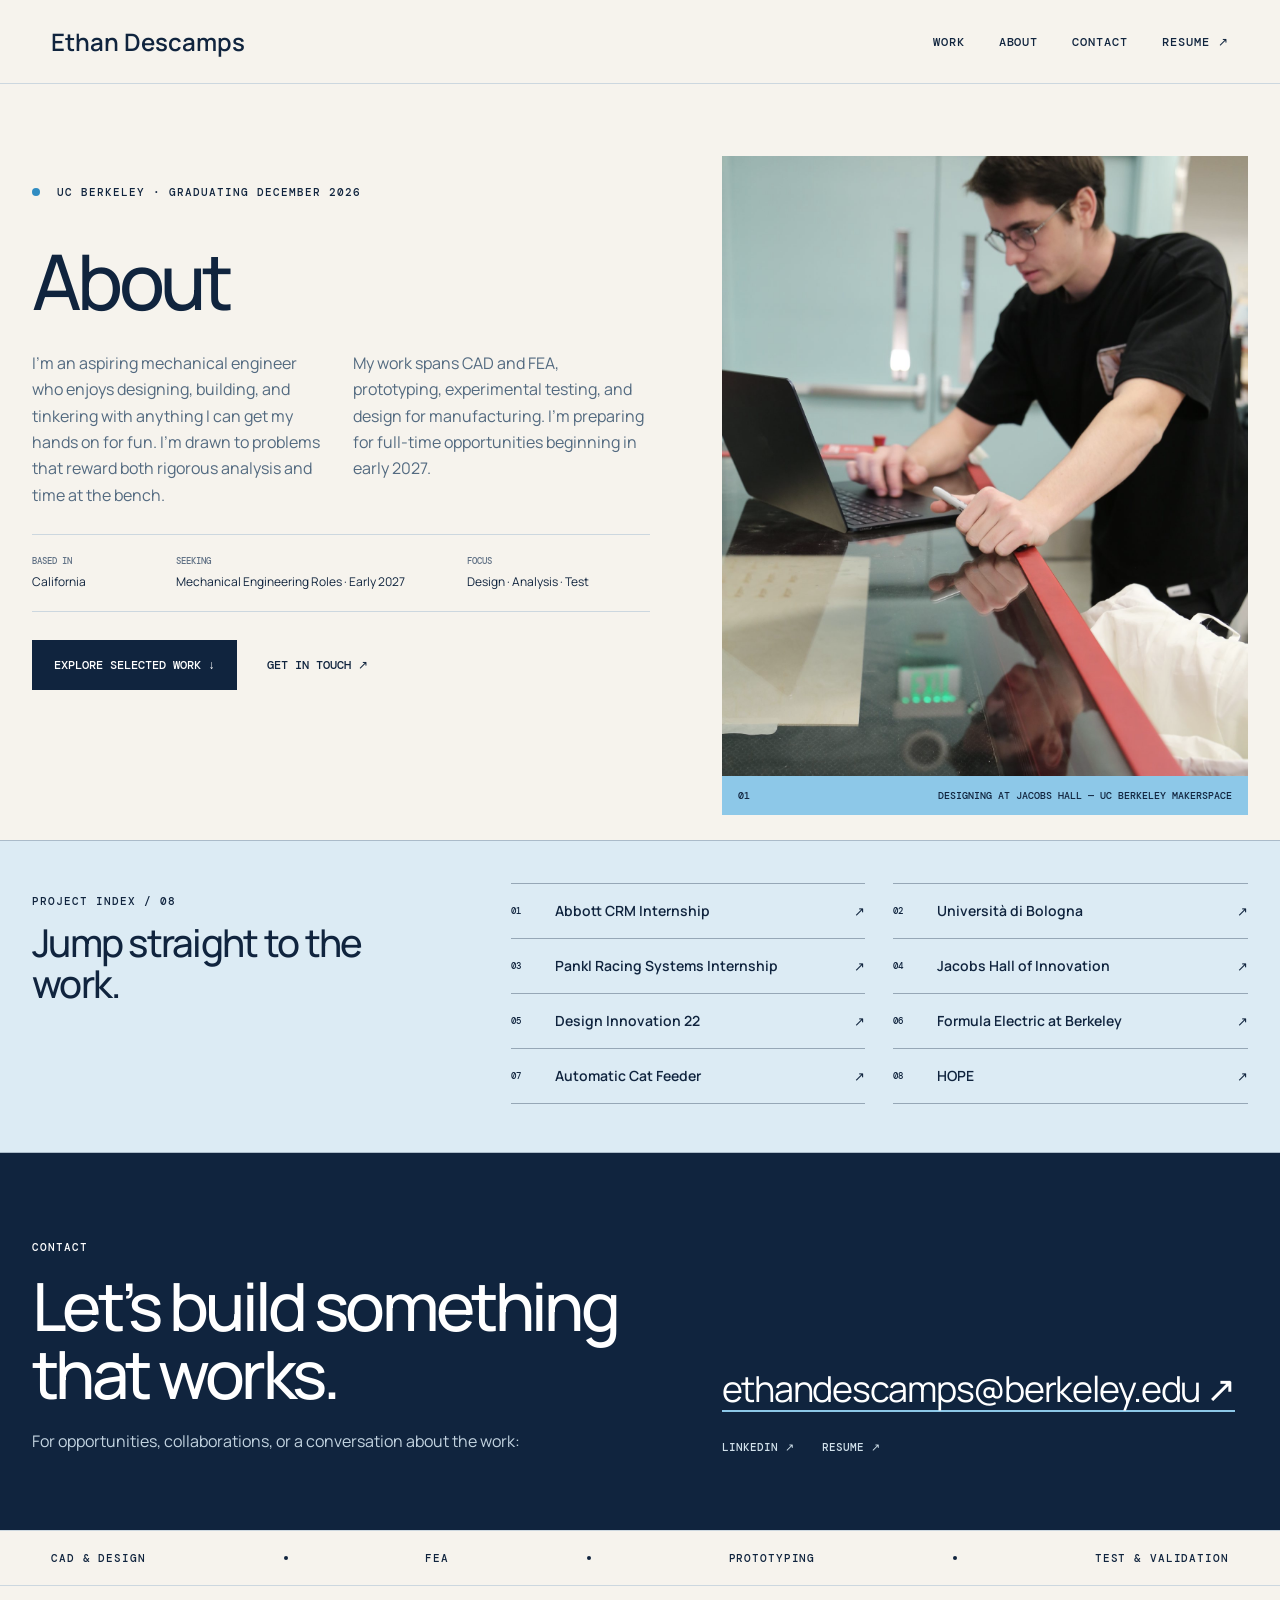
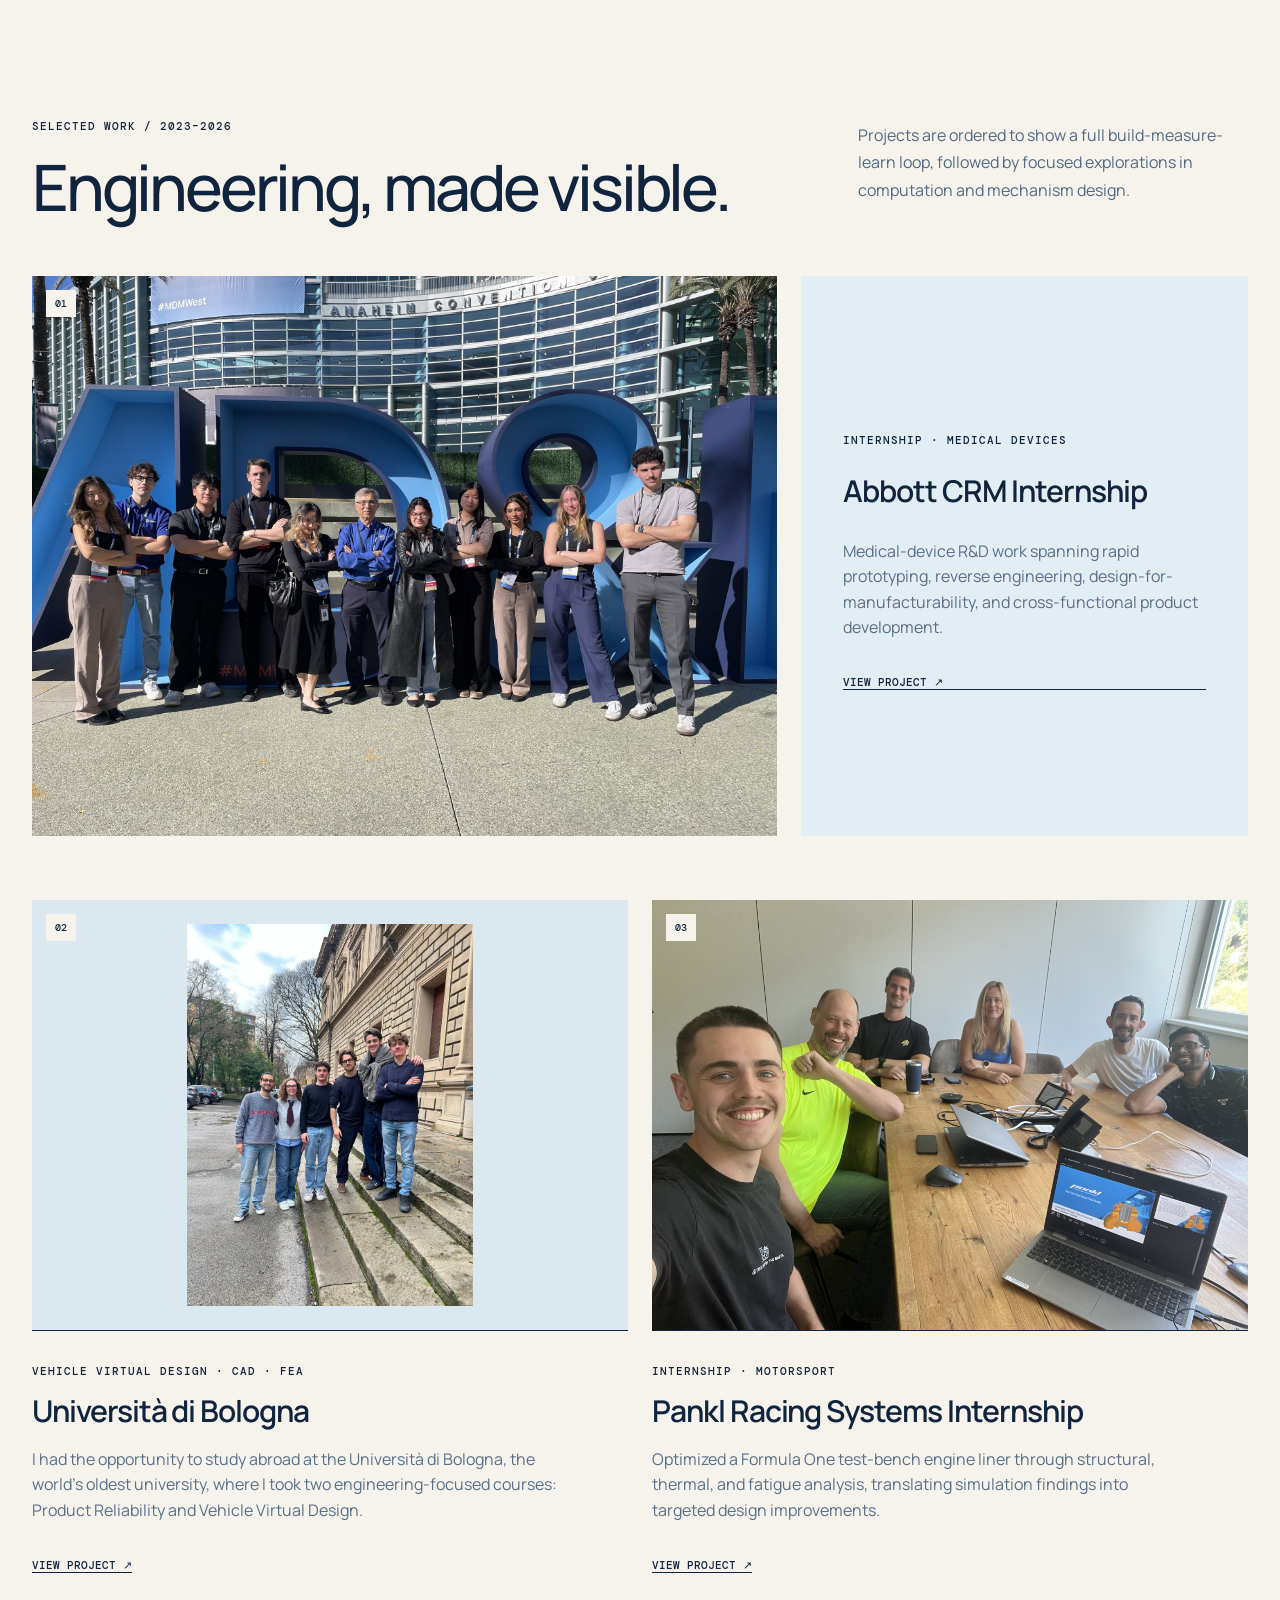
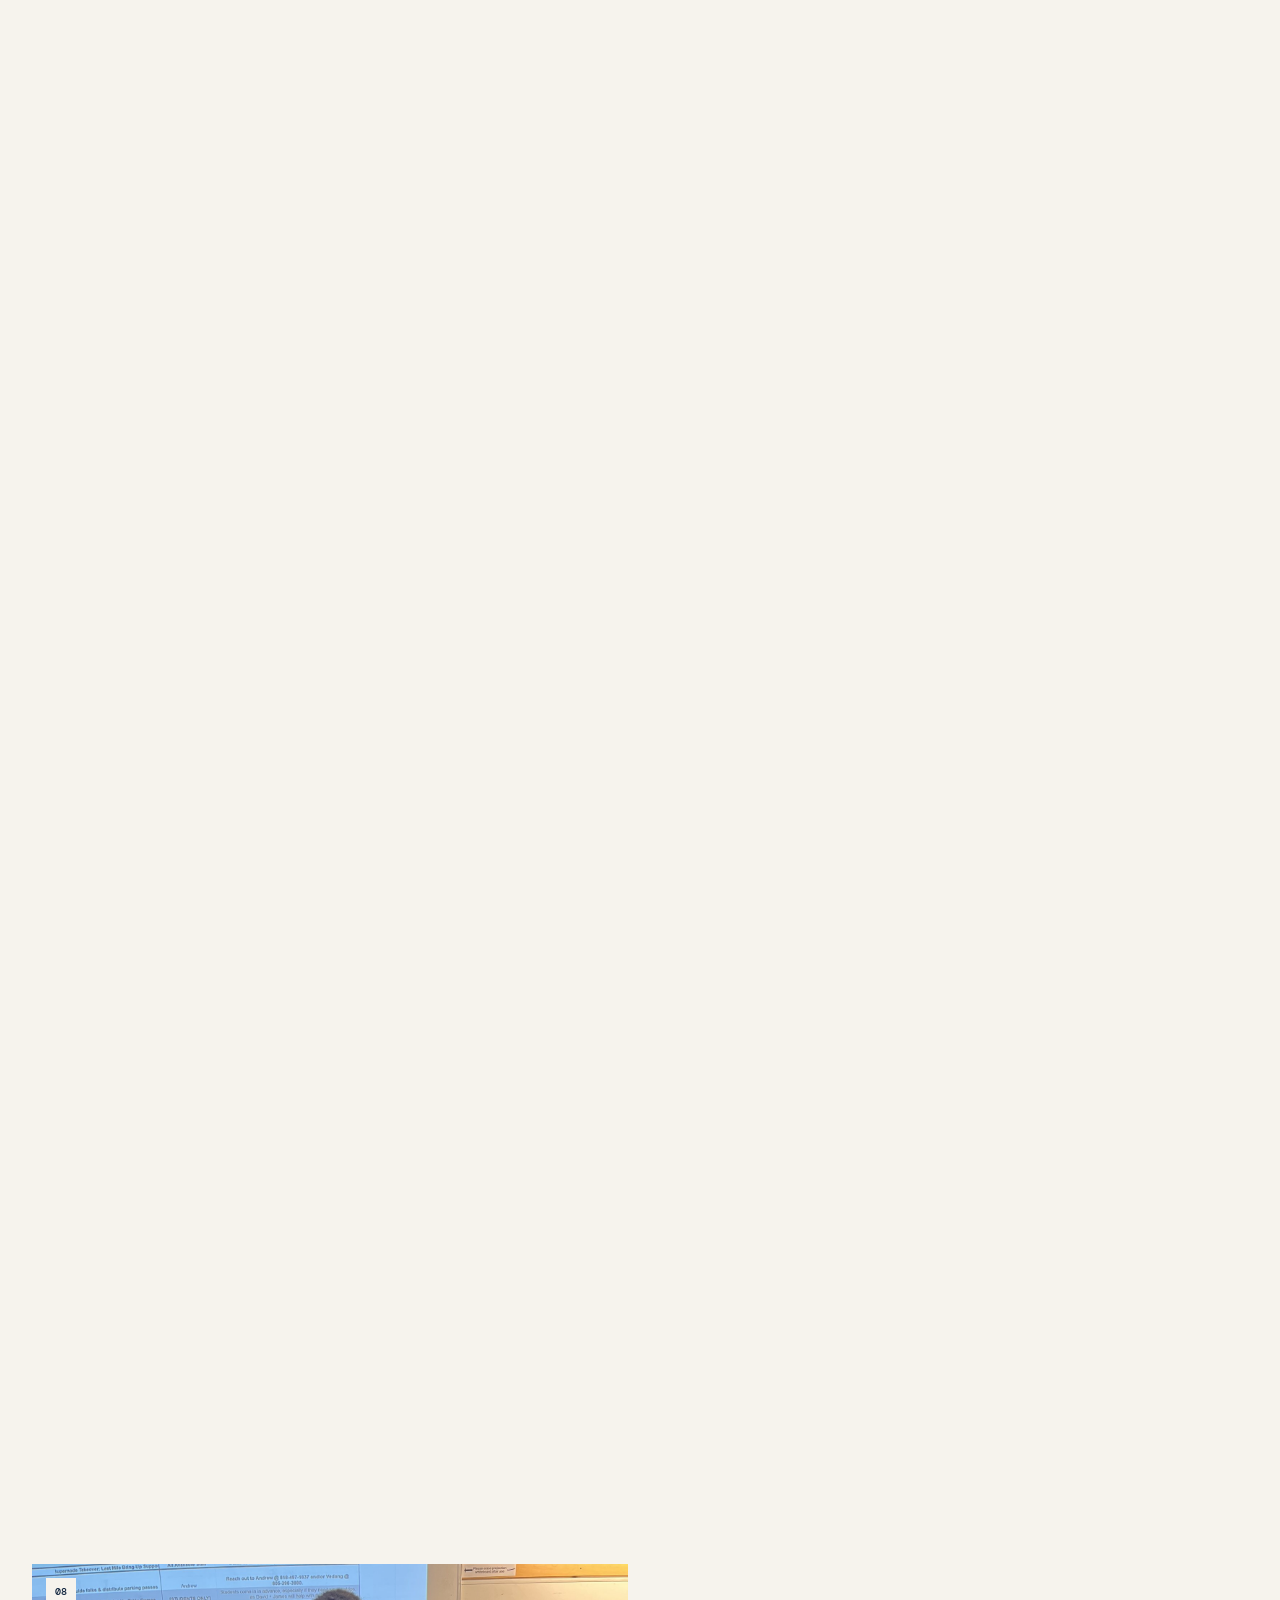
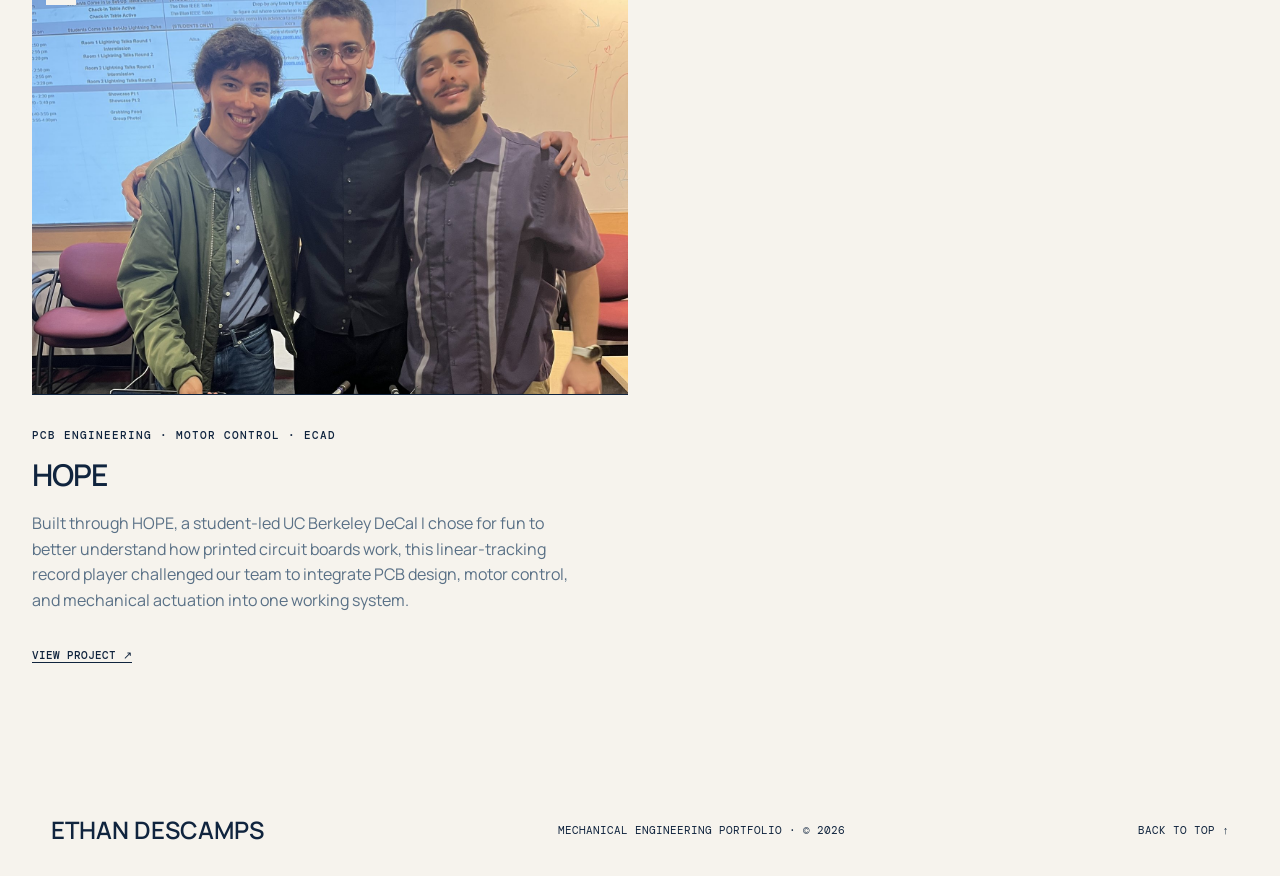
<file: index.html>
<!doctype html>
<html lang="en">
<head>
  <meta charset="utf-8">
  <meta name="viewport" content="width=device-width, initial-scale=1">
  <meta name="description" content="Mechanical engineering portfolio — design, analysis, prototyping, and testing.">
  <title>Ethan Descamps — Mechanical Engineer</title>
  <script>
    (() => {
      if ('scrollRestoration' in history) history.scrollRestoration = 'manual';
      const resetHashlessHome = () => { if (!location.hash) window.scrollTo(0, 0); };
      resetHashlessHome();
      window.addEventListener('pageshow', resetHashlessHome);
      window.addEventListener('popstate', () => setTimeout(resetHashlessHome, 0));
      window.addEventListener('load', () => {
        resetHashlessHome();
        requestAnimationFrame(() => requestAnimationFrame(resetHashlessHome));
      }, { once: true });
    })();
  </script>
  <link rel="stylesheet" href="styles.css?v=20260826resume-scrollfix">
  <script src="project.js?v=20260824bolognavideo" defer></script>
  <script src="app.js?v=20260825projectindex" defer></script>
</head>
<body>
  <header class="site-header">
    <a class="wordmark" href="#top" aria-label="Home">Ethan Descamps</a>
    <nav aria-label="Primary navigation">
      <a href="#work">Work</a><a href="#about">About</a><a href="#contact">Contact</a><a class="resume-link" href="Ethan-Descamps-Resume.pdf" target="_blank" rel="noopener" aria-label="Open Ethan Descamps resume PDF in a new tab">Resume ↗</a>
    </nav>
  </header>
  <main id="top">
    <section class="hero">
      <div class="hero-copy hero-about reveal" id="about" aria-labelledby="about-title">
        <p class="eyebrow"><span class="status-dot"></span> UC Berkeley · Graduating December 2026</p>
        <h1 id="about-title">About</h1>
        <div class="hero-about-copy"><p>I’m an aspiring mechanical engineer who enjoys designing, building, and tinkering with anything I can get my hands on for fun. I’m drawn to problems that reward both rigorous analysis and time at the bench.</p><p>My work spans CAD and FEA, prototyping, experimental testing, and design for manufacturing. I’m preparing for full-time opportunities beginning in early 2027.</p></div>
        <dl class="hero-about-facts"><div><dt>Based in</dt><dd>California</dd></div><div><dt>Seeking</dt><dd>Mechanical Engineering Roles · Early 2027</dd></div><div><dt>Focus</dt><dd>Design · Analysis · Test</dd></div></dl>
        <div class="hero-actions"><a class="button primary" href="#work">Explore selected work ↓</a><a class="button text" href="#contact">Get in touch ↗</a></div>
      </div>
      <figure class="hero-visual reveal">
        <img id="landing-image" src="Jacobs Hall of Innovation/ethan/QK4A8929.JPG" alt="Engineering student prototyping in a workshop">
        <figcaption><span>01</span> Designing at Jacobs Hall — UC Berkeley makerspace</figcaption>
      </figure>
    </section>

    <section class="project-index reveal" aria-labelledby="project-index-title">
      <div class="project-index-heading"><p class="eyebrow">Project index / 08</p><h2 id="project-index-title">Jump straight to the work.</h2></div>
      <nav aria-label="Portfolio project index"><ol id="project-index-list"></ol></nav>
    </section>

    <section class="contact-band" id="contact" aria-labelledby="contact-title">
      <div class="contact-band-inner">
        <div class="contact-band-copy"><p class="eyebrow">Contact</p><h2 id="contact-title">Let’s build something that works.</h2><p>For opportunities, collaborations, or a conversation about the work:</p></div>
        <div class="contact-band-actions"><a class="contact-band-email" href="mailto:ethandescamps@berkeley.edu">ethandescamps@berkeley.edu ↗</a><div><a href="https://www.linkedin.com/in/ethan-descamps">LinkedIn ↗</a><a class="resume-link" href="Ethan-Descamps-Resume.pdf" target="_blank" rel="noopener" aria-label="Open Ethan Descamps resume PDF in a new tab">Resume ↗</a></div></div>
      </div>
    </section>

    <section class="ticker" aria-label="Capabilities"><span>CAD & DESIGN</span><i></i><span>FEA</span><i></i><span>PROTOTYPING</span><i></i><span>TEST & VALIDATION</span></section>

    <section class="work section" id="work">
      <div class="section-head"><div><p class="eyebrow">Selected work / 2023–2026</p><h2>Engineering, made visible.</h2></div><p>Projects are ordered to show a full build-measure-learn loop, followed by focused explorations in computation and mechanism design.</p></div>
      <div class="project-grid" id="project-grid"></div>
    </section>

  </main>
  <footer><a class="wordmark" href="#top">Ethan Descamps</a><p>Mechanical engineering portfolio · © 2026</p><a href="#top">Back to top ↑</a></footer>
</body>
</html>
</file>
<file: styles.css>
@font-face{font-family:"Manrope";font-style:normal;font-weight:400;font-display:swap;src:url("fonts/manrope-400.ttf") format("truetype")}@font-face{font-family:"Manrope";font-style:normal;font-weight:500;font-display:swap;src:url("fonts/manrope-500.ttf") format("truetype")}@font-face{font-family:"Manrope";font-style:normal;font-weight:600;font-display:swap;src:url("fonts/manrope-600.ttf") format("truetype")}@font-face{font-family:"DM Mono";font-style:normal;font-weight:400;font-display:swap;src:url("fonts/dm-mono-400.ttf") format("truetype")}@font-face{font-family:"DM Mono";font-style:normal;font-weight:500;font-display:swap;src:url("fonts/dm-mono-500.ttf") format("truetype")}:root{--font-sans:"Manrope",Inter,-apple-system,BlinkMacSystemFont,"Segoe UI",Arial,sans-serif;--font-mono:"DM Mono",ui-monospace,SFMono-Regular,Menlo,Consolas,monospace;--ink:#10243e;--paper:#f6f3ed;--green:#8dc8e8;--muted:#607185;--line:#ccd7df;--max:1320px}*{box-sizing:border-box}html{scroll-behavior:smooth}body{margin:0;background:var(--paper);color:var(--ink);font-family:var(--font-sans)}a{color:inherit;text-decoration:none}img{display:block;width:100%;height:100%;object-fit:cover}.site-header{height:84px;display:flex;align-items:center;justify-content:space-between;padding:0 max(4vw,28px);border-bottom:1px solid var(--line);position:relative;z-index:2}.wordmark{font:600 24px var(--font-sans)}.wordmark span{color:#308cc2}.site-header nav{display:flex;gap:34px;font:500 12px var(--font-mono);text-transform:uppercase;letter-spacing:.08em}.site-header nav a:hover{opacity:.55}.hero{max-width:var(--max);margin:auto;min-height:720px;padding:72px 32px 64px;display:grid;grid-template-columns:1.08fr .92fr;gap:72px;align-items:center}.eyebrow,.tags{font:500 11px var(--font-mono);letter-spacing:.09em;text-transform:uppercase}.status-dot{display:inline-block;width:8px;height:8px;border-radius:50%;background:#308cc2;margin-right:9px}.hero h1{font-size:clamp(52px,6.4vw,96px);line-height:.94;letter-spacing:-.065em;margin:38px 0 32px;font-weight:500;max-width:850px}.hero h1 em{font-weight:400;color:#557794}.lede{font-size:18px;line-height:1.65;max-width:650px;color:#3f5870}.hero-actions{display:flex;align-items:center;gap:30px;margin-top:38px}.button{font:500 12px var(--font-mono);text-transform:uppercase}.button.primary{background:var(--ink);color:white;padding:17px 22px}.button.primary:hover{background:#1d466d}.hero-visual{margin:0;align-self:stretch;max-height:620px;position:relative}.hero-visual img{filter:saturate(.8);object-position:50% 35%}.hero-visual figcaption{display:flex;justify-content:space-between;background:var(--green);padding:13px 16px;font:500 10px var(--font-mono);text-transform:uppercase}.ticker{border-block:1px solid var(--line);padding:20px max(4vw,28px);display:flex;gap:28px;align-items:center;justify-content:space-between;overflow:hidden;white-space:nowrap;font:500 11px var(--font-mono);letter-spacing:.08em}.ticker i{width:4px;height:4px;background:var(--ink);border-radius:50%}.section{max-width:var(--max);margin:auto;padding:120px 32px}.section-head{display:grid;grid-template-columns:1fr 390px;align-items:end;gap:50px;margin-bottom:56px}.section h2{font-size:clamp(40px,5vw,68px);line-height:1.05;letter-spacing:-.05em;font-weight:500;margin:20px 0 0}.section-head>p,.about-copy{color:#536a80;line-height:1.7}.project-grid{display:grid;grid-template-columns:1fr 1fr;gap:64px 24px}.project-card{display:block}.project-card.featured{grid-column:1/-1;display:grid;grid-template-columns:1.25fr .75fr;gap:24px;align-items:stretch}.card-image{height:430px;position:relative;background:#dce8ef;overflow:hidden}.featured .card-image{height:560px}.card-image img{transition:transform .6s ease}.project-card:hover .card-image img{transform:scale(1.025)}.card-image.contain img{object-fit:contain;padding:45px}.index{position:absolute;top:14px;left:14px;background:var(--paper);padding:7px 9px;font:500 10px var(--font-mono)}.card-copy{padding-top:22px;border-top:1px solid var(--ink)}.featured .card-copy{padding:42px;display:flex;flex-direction:column;justify-content:center;background:#e2edf4;border:0}.card-copy h3{font-size:30px;letter-spacing:-.035em;margin:12px 0}.card-copy>p:not(.tags){color:#597086;line-height:1.6;max-width:540px}.link{display:inline-block;margin-top:18px;font:500 11px var(--font-mono);text-transform:uppercase;border-bottom:1px solid}.about{border-top:1px solid var(--line);display:grid;grid-template-columns:1fr 1fr;gap:50px}.about-copy{font-size:18px}.about-copy p{margin:0 0 22px}.placeholder{font:400 11px/1.6 var(--font-mono)!important;background:#e4edf3;padding:16px}.facts{grid-column:1/-1;display:grid;grid-template-columns:repeat(3,1fr);border-top:1px solid var(--line);margin:30px 0 0}.facts div{padding:24px 20px 0 0}.facts dt{font:500 10px var(--font-mono);text-transform:uppercase;color:var(--muted);margin-bottom:9px}.facts dd{margin:0}.contact{background:var(--ink);color:white;max-width:none;padding-left:max(calc((100vw - var(--max))/2 + 32px),32px)}.contact h2{max-width:900px}.contact>p:not(.eyebrow){color:#c3d4e1}.contact>a{font-size:clamp(24px,4vw,48px);border-bottom:2px solid var(--green);display:inline-block;margin:35px 0}.contact-links{display:flex;gap:28px;font:11px var(--font-mono);text-transform:uppercase;color:#d0e0ea}footer{padding:28px max(4vw,28px);display:flex;justify-content:space-between;align-items:center;font:11px var(--font-mono);text-transform:uppercase}.reveal{opacity:0;transform:translateY(16px);transition:.65s ease}.reveal.visible{opacity:1;transform:none}
/* Case studies */.case-hero{max-width:var(--max);margin:auto;padding:76px 32px 56px}.back{font:500 11px var(--font-mono);text-transform:uppercase}.case-hero h1{font-size:clamp(54px,8vw,112px);line-height:.9;letter-spacing:-.07em;font-weight:500;margin:70px 0 38px;max-width:1100px}.case-intro{display:grid;grid-template-columns:1.4fr .6fr;gap:70px;border-top:1px solid;padding-top:28px}.case-intro .summary{font-size:21px;line-height:1.55;color:#4f5953;max-width:760px}.case-meta{display:grid;grid-template-columns:1fr 1fr;gap:22px}.case-meta dt{font:10px var(--font-mono);text-transform:uppercase;color:var(--muted);margin-bottom:6px}.case-meta dd{font-size:13px;margin:0}.case-media{height:min(72vw,760px);background:#dfe2da}.case-media img{object-position:center}.case-body{max-width:1050px;margin:auto;padding:110px 32px}.case-block{display:grid;grid-template-columns:190px 1fr;gap:70px;padding:60px 0;border-top:1px solid var(--line)}.case-block h2{font:500 11px var(--font-mono);text-transform:uppercase;letter-spacing:.08em;margin:0}.case-block h3{font-size:34px;letter-spacing:-.035em;margin:0 0 20px}.case-block p,.case-block li{font-size:17px;line-height:1.75;color:#55605a}.case-block .callout{background:#e3e7dc;border-left:4px solid #78b727;padding:20px;font:12px/1.65 var(--font-mono);color:#3d4842}.gallery-two{display:grid;grid-template-columns:1fr 1fr;gap:20px;max-width:var(--max);margin:auto;padding:0 32px 110px}.gallery-two figure{margin:0}.gallery-two img{height:420px;background:#e1e3dd;object-fit:contain}.gallery-two figcaption{font:10px/1.5 var(--font-mono);text-transform:uppercase;margin-top:10px}.next-project{display:flex;justify-content:space-between;align-items:center;background:var(--green);padding:60px max(4vw,32px);font-size:32px;letter-spacing:-.03em}
@media(max-width:800px){.site-header{height:68px}.site-header nav{gap:18px}.hero{grid-template-columns:1fr;padding-top:48px;gap:36px}.hero-visual{height:480px}.ticker{justify-content:flex-start}.section{padding:82px 22px}.section-head,.about,.case-intro{grid-template-columns:1fr}.project-grid{grid-template-columns:1fr}.project-card.featured{grid-column:auto;display:block}.featured .card-image,.card-image{height:400px}.featured .card-copy{padding:24px}.facts{grid-template-columns:1fr}.case-hero{padding:45px 22px}.case-hero h1{margin-top:55px}.case-block{grid-template-columns:1fr;gap:24px}.gallery-two{grid-template-columns:1fr;padding:0 22px 80px}.gallery-two img{height:330px}footer{align-items:flex-start;gap:20px}footer p{display:none}}
@media(prefers-reduced-motion:reduce){html{scroll-behavior:auto}.reveal{opacity:1;transform:none;transition:none}}
.subprojects{max-width:var(--max);margin:auto;padding:0 32px 110px}.subprojects>.eyebrow{margin-bottom:30px}.subproject{display:grid;grid-template-columns:1fr 1fr;gap:50px;padding:52px 0;border-top:1px solid var(--line);align-items:center}.subproject>div>span{font:500 10px var(--font-mono)}.subproject h2{font-size:42px;letter-spacing:-.04em;margin:14px 0}.subproject p{color:#56605a;line-height:1.7}.subproject img{height:420px;object-fit:cover}.subproject .callout{font:11px/1.6 var(--font-mono);background:#e3e7dc;padding:16px}@media(max-width:800px){.subproject{grid-template-columns:1fr}.subproject img{height:330px}}
.subproject-gallery{grid-column:1/-1;display:grid;grid-template-columns:repeat(4,1fr);gap:16px}.subproject-gallery figure{margin:0}.subproject-gallery img{height:260px}.subproject-gallery figcaption{font:10px/1.5 var(--font-mono);text-transform:uppercase;margin-top:8px}@media(max-width:800px){.subproject-gallery{grid-template-columns:1fr 1fr}.subproject-gallery img{height:220px}}
.contain-media{object-fit:contain!important;padding:7vw}.media-placeholder{width:100%;height:100%;min-height:260px;display:grid;place-items:center;background:repeating-linear-gradient(135deg,#e2edf4,#e2edf4 18px,#d4e3ec 18px,#d4e3ec 36px);color:#536a80}.media-placeholder span{background:var(--paper);border:1px solid var(--line);padding:14px 18px;font:500 10px var(--font-mono);text-transform:uppercase;letter-spacing:.08em}
.bologna-hero{object-fit:contain!important;padding:24px}

/* Blue theme refinements for project pages */
.case-intro .summary,.case-block p,.case-block li,.subproject p{color:#536a80}.case-media,.gallery-two img{background:#dce8ef}.case-block .callout{background:#e4edf3;border-left-color:#4c9bc9;color:#38566f}.subproject .callout{background:#e4edf3}
.gallery-two video{display:block;width:100%;height:420px;background:#dce8ef;object-fit:contain}
@media(max-width:800px){.gallery-two video{height:330px}}
.presentation-deck{max-width:var(--max);margin:auto;padding:10px 32px 110px}.presentation-deck-intro{max-width:900px;padding:70px 0 48px;border-top:1px solid var(--line)}.presentation-deck-intro h2{font-size:clamp(40px,5vw,68px);line-height:1.05;letter-spacing:-.05em;font-weight:500;margin:18px 0}.presentation-deck-intro>p:last-child{color:#536a80;font-size:17px;line-height:1.7}.presentation-deck-grid{display:grid;grid-template-columns:1fr 1fr;gap:32px 20px}.presentation-deck-grid figure{margin:0}.presentation-deck-grid img{height:auto;aspect-ratio:16/9;object-fit:contain;background:#fff;border:1px solid var(--line)}.presentation-deck-grid figcaption{font:10px/1.5 var(--font-mono);text-transform:uppercase;margin-top:10px;color:#536a80}@media(max-width:800px){.presentation-deck{padding:0 22px 80px}.presentation-deck-grid{grid-template-columns:1fr}.presentation-deck-intro{padding-top:52px}}
.hero{align-items:start}.hero-copy{padding-top:18px}.hero-about{scroll-margin-top:24px}.hero-about h1{font-size:clamp(54px,6vw,88px);line-height:1;letter-spacing:-.06em;margin:44px 0 30px;max-width:700px}.hero-about-copy{display:grid;grid-template-columns:1fr 1fr;gap:24px}.hero-about-copy p{font-size:16px;line-height:1.65;color:#536a80;margin:0}.hero-about-facts{display:grid;grid-template-columns:.7fr 1.5fr 1fr;gap:16px;margin:26px 0 0;padding:20px 0;border-block:1px solid var(--line)}.hero-about-facts dt{font:500 9px var(--font-mono);text-transform:uppercase;color:var(--muted);margin-bottom:6px}.hero-about-facts dd{font-size:12px;line-height:1.45;margin:0}.hero-about .hero-actions{margin-top:28px}@media(max-width:1050px){.hero{grid-template-columns:1fr;gap:46px}.hero-visual{height:560px}.hero-copy{padding-top:0}}@media(max-width:800px){.hero{padding-inline:22px}.hero-about h1{font-size:54px;margin:30px 0 24px}.hero-about-copy{grid-template-columns:1fr;gap:18px}.hero-about-facts{grid-template-columns:1fr;gap:16px}.hero-actions{align-items:flex-start;flex-direction:column;gap:20px}.hero-visual{height:430px}}
.contact-band{background:var(--ink);color:#fff;scroll-margin-top:24px}.contact-band-inner{max-width:var(--max);margin:auto;padding:76px 32px;display:grid;grid-template-columns:1.08fr .92fr;gap:72px;align-items:end}.contact-band-copy h2{font-size:clamp(42px,5.2vw,72px);line-height:1.02;letter-spacing:-.055em;font-weight:500;margin:18px 0 20px;max-width:760px}.contact-band-copy>p:last-child{margin:0;color:#c3d4e1;font-size:16px;line-height:1.65}.contact-band-actions{display:flex;flex-direction:column;align-items:flex-start;gap:28px}.contact-band-email{font-size:clamp(22px,2.8vw,38px);line-height:1.2;letter-spacing:-.035em;border-bottom:2px solid var(--green);overflow-wrap:anywhere}.contact-band-actions>div{display:flex;gap:28px;font:500 11px var(--font-mono);text-transform:uppercase;color:#d0e0ea}.contact-band a:hover{opacity:.68}@media(max-width:800px){.contact-band-inner{padding:58px 22px;grid-template-columns:1fr;gap:38px}.contact-band-copy h2{font-size:42px}.contact-band-email{font-size:22px}.contact-band-actions>div{gap:24px}}
.project-index{width:100%;margin:0;padding:42px max(calc((100vw - var(--max))/2 + 32px),32px) 48px;display:grid;grid-template-columns:.72fr 1.28fr;gap:64px;background:var(--green);color:var(--ink);border-block:1px solid rgba(16,36,62,.24)}.project-index .eyebrow{color:var(--ink)}.project-index-heading h2{font-size:clamp(28px,3vw,42px);line-height:1.08;letter-spacing:-.045em;font-weight:500;margin:14px 0 0;max-width:390px}.project-index nav,.project-index ol{margin:0}.project-index ol{list-style:none;padding:0;display:grid;grid-template-columns:1fr 1fr;column-gap:28px}.project-index li{border-top:1px solid rgba(16,36,62,.34)}.project-index li:nth-last-child(-n+2){border-bottom:1px solid rgba(16,36,62,.34)}.project-index a{min-height:54px;display:grid;grid-template-columns:34px 1fr 18px;gap:10px;align-items:center;color:var(--ink)}.project-index a span{font:500 9px var(--font-mono);color:var(--ink)}.project-index a strong{font-size:14px;line-height:1.25;font-weight:600}.project-index a i{font:500 13px var(--font-mono);font-style:normal;text-align:right;color:var(--ink);transition:transform .2s ease}.project-index a:hover strong,.project-index a:focus-visible strong{text-decoration:underline;text-decoration-thickness:2px;text-underline-offset:4px}.project-index a:hover i,.project-index a:focus-visible i{transform:translate(2px,-2px)}.project-index a:focus-visible{outline:3px solid var(--ink);outline-offset:3px}@media(max-width:800px){.project-index{padding:38px 22px 44px;grid-template-columns:1fr;gap:28px}.project-index-heading h2{font-size:34px}.project-index ol{grid-template-columns:1fr}.project-index li:nth-last-child(2){border-bottom:0}.project-index li:last-child{border-bottom:1px solid rgba(16,36,62,.34)}}
.outcome-block>div{background:var(--ink);color:#fff;padding:34px 38px 38px;border-top:5px solid var(--green)}.outcome-block .outcome-kicker{margin:0 0 14px;color:#a9cde1;font:500 10px var(--font-mono);text-transform:uppercase;letter-spacing:.1em}.outcome-block h3{color:#fff;margin-bottom:18px}.outcome-block .outcome-result{margin:0;color:#d7e4ec;font-size:clamp(20px,2.1vw,28px);line-height:1.52;letter-spacing:-.02em}.outcome-block .outcome-result strong{color:#fff;font-weight:600;background:linear-gradient(transparent 72%,rgba(141,200,232,.42) 0)}@media(max-width:800px){.outcome-block>div{padding:28px 24px 30px}.outcome-block .outcome-result{font-size:20px}}
.formula-car-hero{object-fit:cover!important;object-position:center 62%!important}
.hope-hero{object-fit:cover!important;object-position:center 12%!important}
.closing-media{margin:0}.closing-media img{object-position:center}
.project-story{max-width:var(--max);margin:auto;padding:0 32px 110px}.story-intro{max-width:900px;padding:20px 0 70px;border-top:1px solid var(--line)}.story-intro h2{font-size:clamp(42px,6vw,76px);line-height:1.02;letter-spacing:-.055em;font-weight:500;margin:22px 0}.story-section{display:grid;grid-template-columns:.72fr 1.28fr;gap:72px;padding:72px 0;border-top:1px solid var(--line);align-items:start}.story-copy{position:sticky;top:32px}.story-copy h2{font-size:clamp(30px,3.5vw,48px);line-height:1.08;letter-spacing:-.045em;font-weight:500;margin:18px 0}.story-copy>p:last-child{color:#536a80;font-size:16px;line-height:1.75}.story-media{display:grid;grid-template-columns:1fr 1fr;gap:18px}.story-media figure{margin:0}.story-media img{height:auto;aspect-ratio:16/9;object-fit:contain;background:#fff;border:1px solid var(--line)}.story-media figcaption{font:10px/1.5 var(--font-mono);text-transform:uppercase;margin-top:9px;color:#536a80}
@media(max-width:800px){.project-story{padding:0 22px 80px}.story-section{grid-template-columns:1fr;gap:28px;padding:52px 0}.story-copy{position:static}.story-media{grid-template-columns:1fr}}
@media(max-width:520px){.site-header{padding-inline:16px}.site-header .wordmark{font-size:16px;white-space:nowrap}.site-header nav{gap:7px;font-size:8px}}
.project-index{background:#dcebf4}
.resume-link{white-space:nowrap}
@media(max-width:520px){.site-header{height:auto;min-height:112px;flex-wrap:wrap;align-content:center;gap:2px;padding-block:10px}.site-header .wordmark{font-size:18px}.site-header nav{width:100%;gap:0;justify-content:space-between;font-size:9px}.site-header nav a{display:inline-flex;align-items:center;min-height:44px;padding-inline:5px}.site-header nav .resume-link{padding-inline:12px;background:var(--ink);color:#fff}.contact-band-actions>div{align-items:center}.contact-band-actions>div a{display:inline-flex;align-items:center;min-height:44px}.contact-band-actions>div .resume-link{padding-inline:16px;border:1px solid var(--green)}}
</file>
